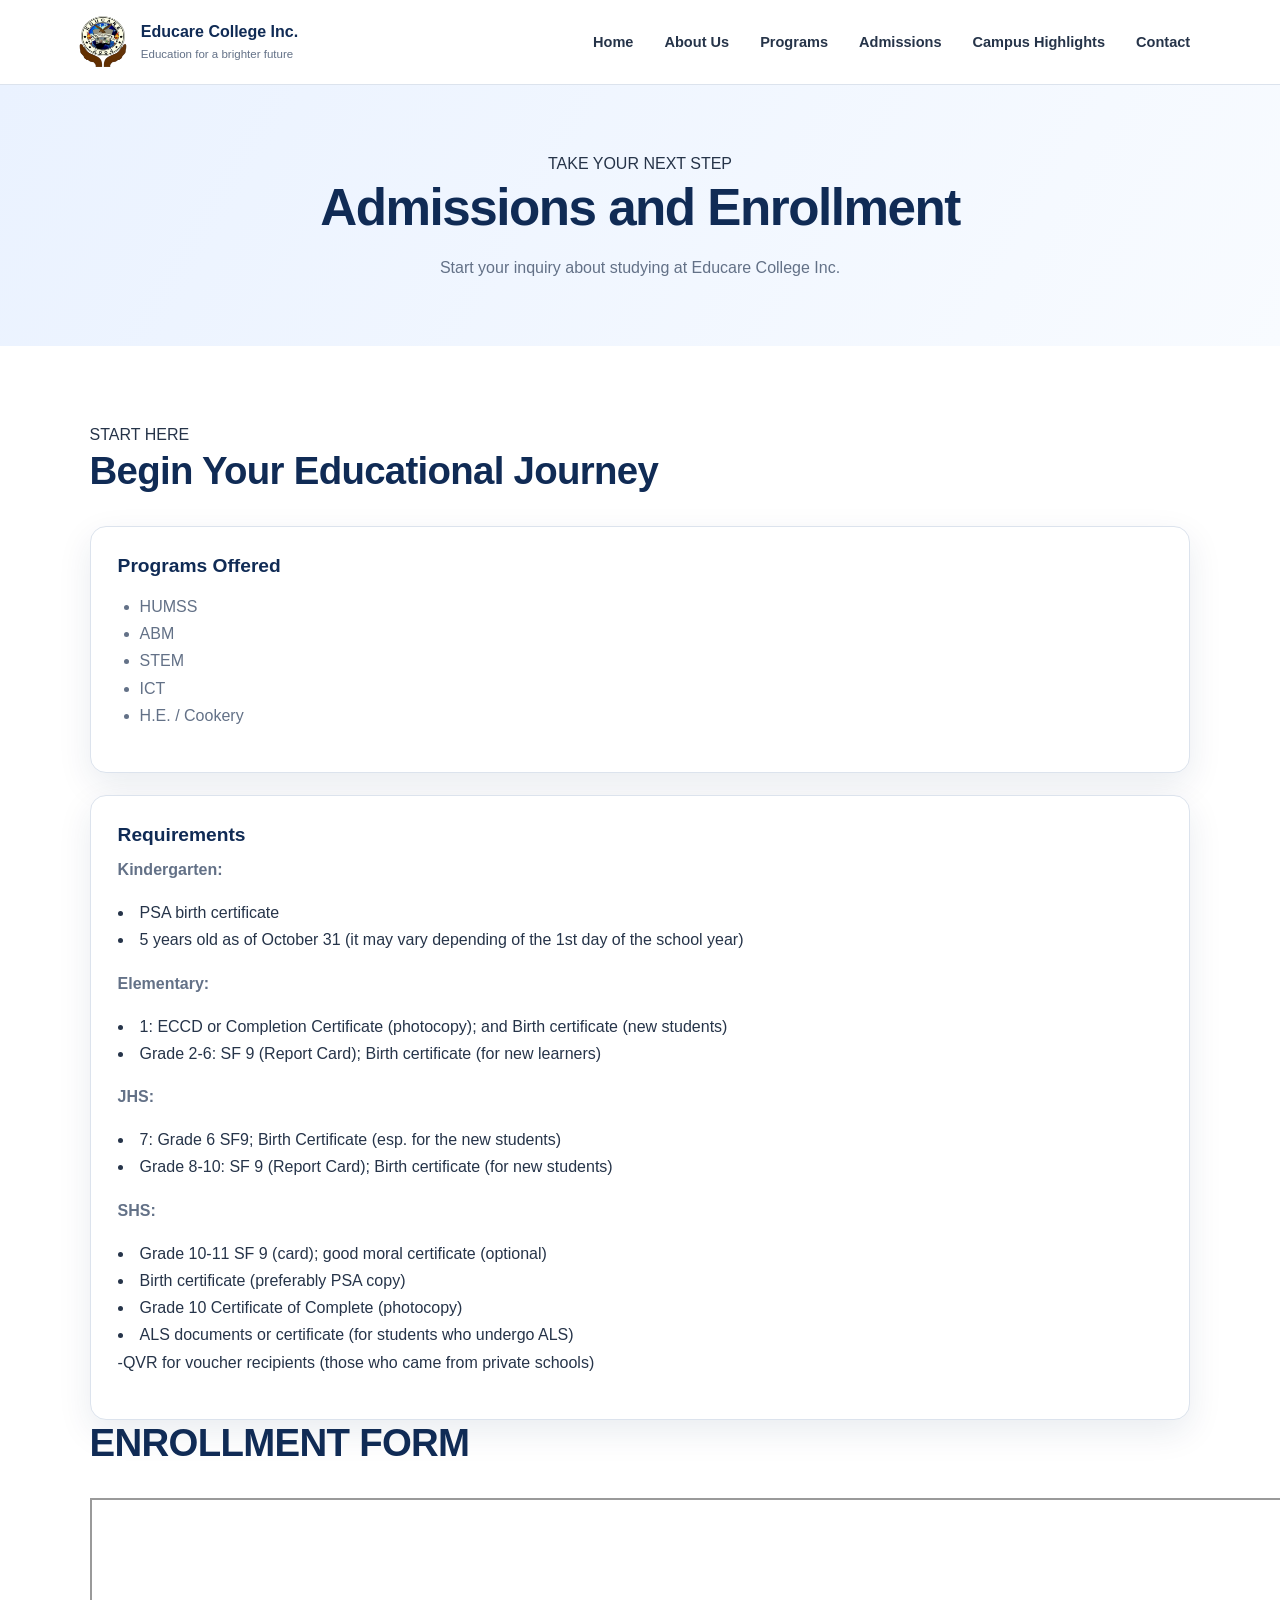
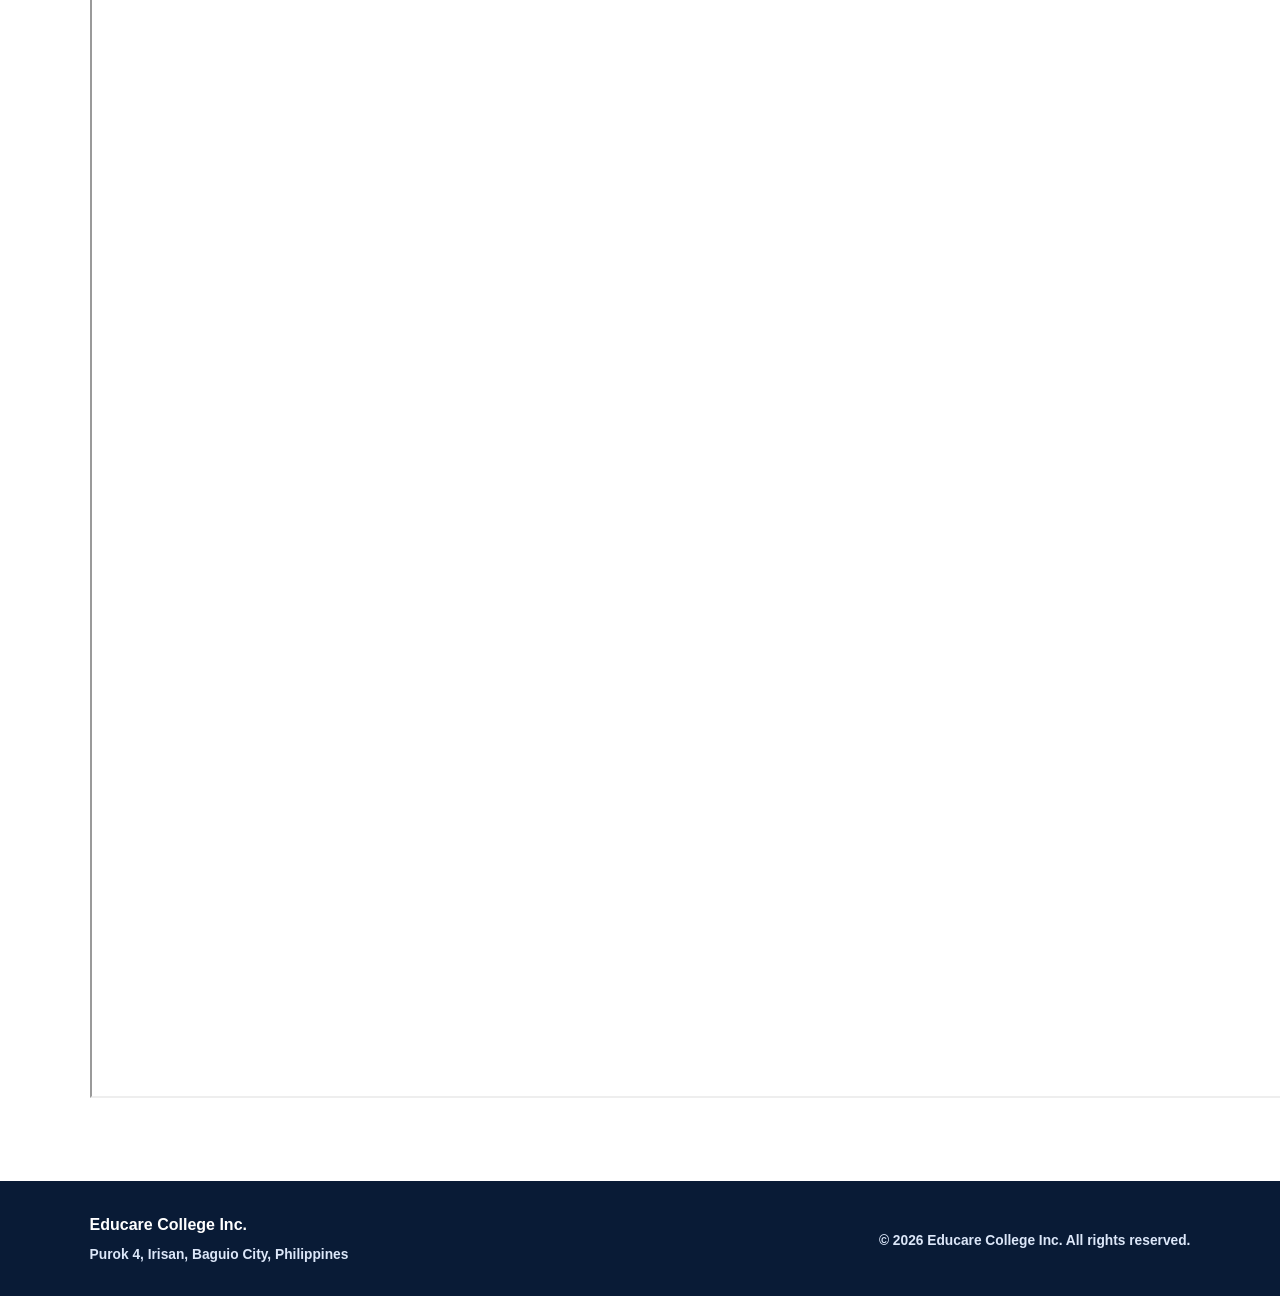
<file: admissions.html>
<!DOCTYPE html>
<html lang="en">
<head>
    <meta charset="UTF-8">
    <meta name="viewport" content="width=device-width, initial-scale=1.0">
    <title>Campus Highlights | Educare College Inc.</title>
    <link rel="stylesheet" href="style.css">
</head>
<body>

<header class="site-header">
    <a class="brand" href="index.html">
        <img src="eci logo.png" style="width: 52px; height: 52px;" alt="Educare College Inc. Logo">
        <span>Educare College Inc.
            <small>Education for a brighter future</small>
        </span>
    </a>

    <nav class="navbar" aria-label="Main navigation">
        <a href="index.html">Home</a>
        <a href="about.html">About Us</a>
        <a href="programs.html">Programs</a>
        <a href="admissions.html">Admissions</a>
        <a href="highlights.html">Campus Highlights</a>
        <a href="contact.html">Contact</a>
    </nav>
</header>
<main>
    <section class="page-banner">
        <span class="eyebrow">TAKE YOUR NEXT STEP</span>
        <h1>Admissions and Enrollment</h1>
        <p>Start your inquiry about studying at Educare College Inc.</p>
    </section>

    <section class="section admissions-layout">
        <div class="admissions-info">
            <span class="eyebrow">START HERE</span>
            <h2>Begin Your Educational Journey</h2>

            <div class="content-card">
                <h3>Programs Offered</h3>
                <ul class="styled-list">
                    <li>HUMSS</li>
                    <li>ABM</li>
                    <li>STEM</li>
                    <li>ICT</li>
                    <li>H.E. / Cookery</li>
                </ul>
            </div>

            <div class="content-card">
                <h3>Requirements</h3>
                <p><b>
                   Kindergarten:</b></p>
	<p><li> PSA birth certificate</li>
	<li>5 years old as of October 31 (it may vary depending of the 1st day of the school year)</p></li>
	<p><b>Elementary:</b></p>
	<p><li> 1: ECCD or Completion Certificate (photocopy); and Birth certificate (new students)<br>
	<li>Grade 2-6: SF 9 (Report Card); Birth certificate (for new learners)</p></li>
	<p><b>JHS:</b></p>
	<p><li> 7: Grade 6 SF9; Birth Certificate (esp. for the new students)<br></li>
	<li>Grade 8-10: SF 9 (Report Card); Birth certificate (for new students)</li>
    </p><p><b>SHS:</b></p>
	<p><li>Grade 10-11 SF 9 (card); good moral certificate (optional) <br>
	<li>Birth certificate (preferably PSA copy)<br>
	<li>Grade 10 Certificate of Complete (photocopy)<br>
	<li>ALS documents or certificate (for students who undergo ALS)<br>
	-QVR for voucher recipients (those who came from private schools)
                </p>
            </div>
        </div>
        <div>

            <h2><b>ENROLLMENT FORM</h2>
            <iframe src="https://christzahbellelaruan-prog.github.io/enrollmentform/" style="width:1200px;height: 1200px;"></iframe>
</div>
    </div>
    </section>
</main>

<footer class="site-footer">
    <div>
        <strong>Educare College Inc.</strong>
        <p>Purok 4, Irisan, Baguio City, Philippines</p>
    </div>
    <p>© 2026 Educare College Inc. All rights reserved.</p>
</footer>

</body>
</html>
</file>
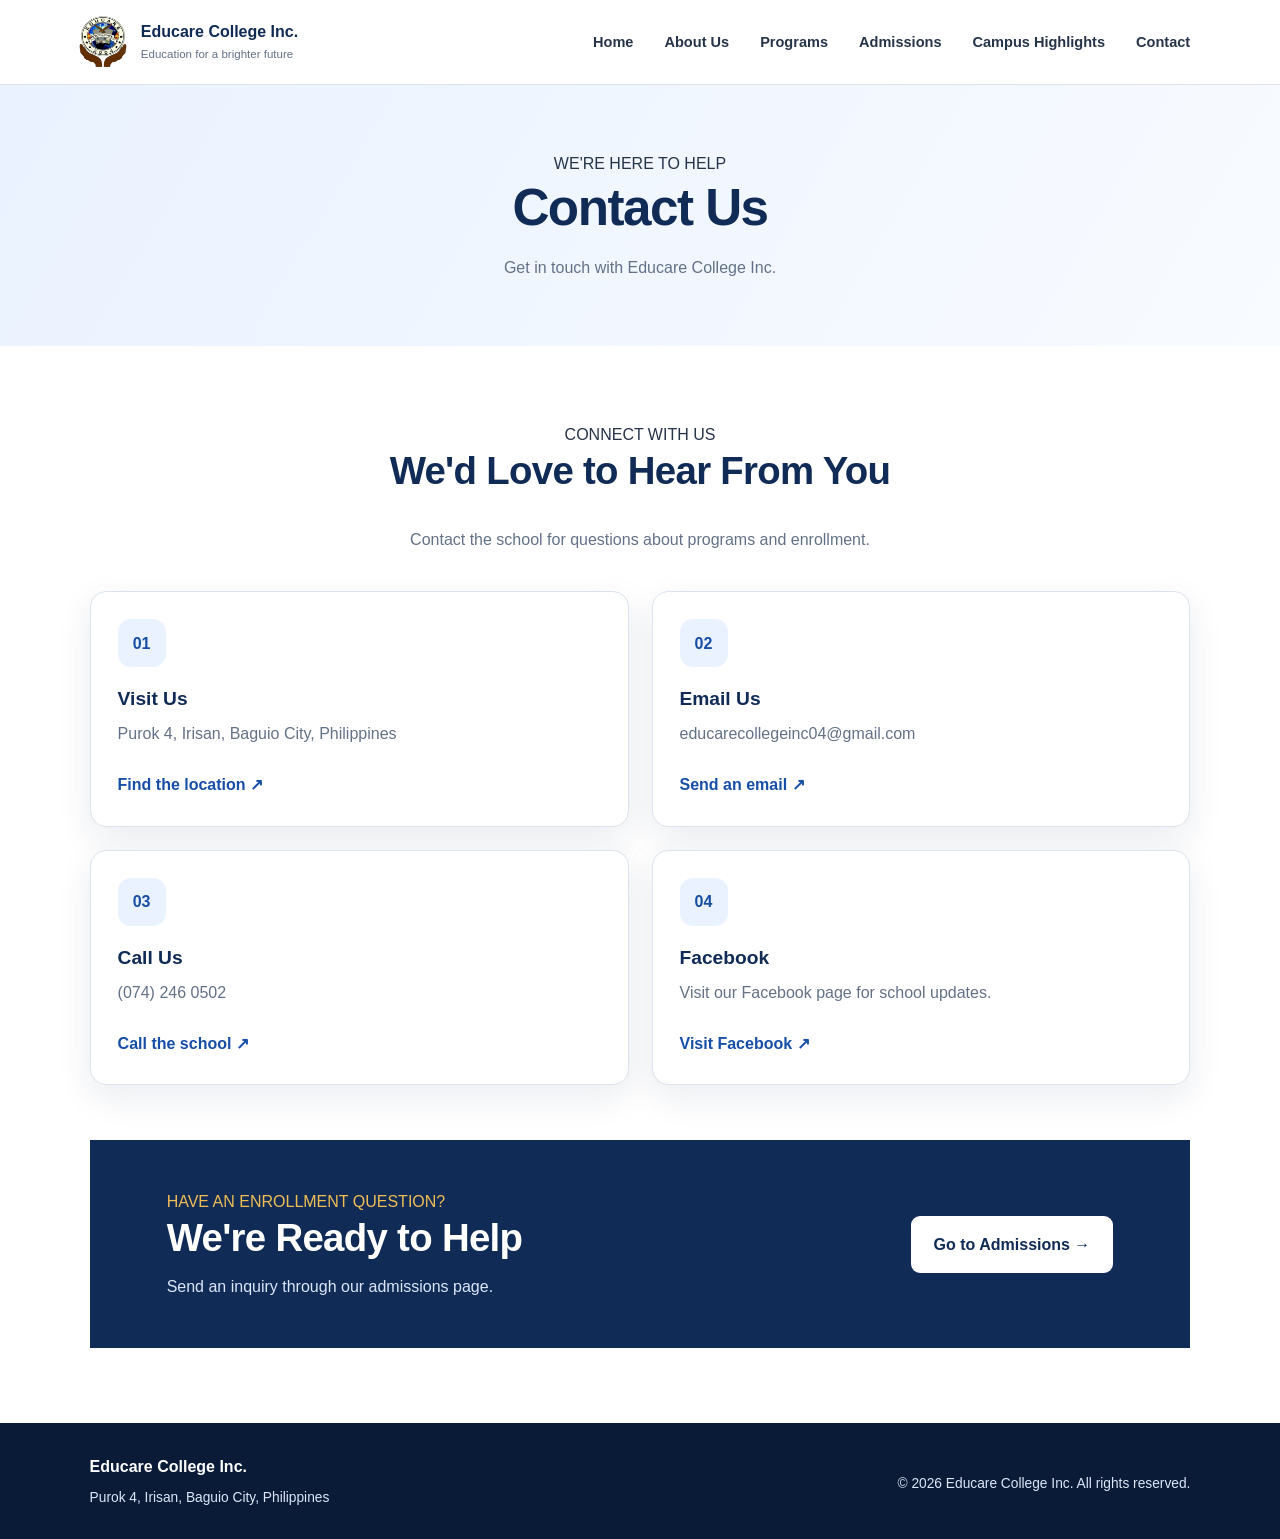
<file: contact.html>
<!DOCTYPE html>
<html lang="en">
<head>
    <meta charset="UTF-8">
    <meta name="viewport" content="width=device-width, initial-scale=1.0">
    <title>Campus Highlights | Educare College Inc.</title>
    <link rel="stylesheet" href="style.css">
</head>
<body>

<header class="site-header">
    <a class="brand" href="index.html">
        <img src="eci logo.png" style="width: 52px; height: 52px;" alt="Educare College Inc. Logo">
        <span>Educare College Inc.
            <small>Education for a brighter future</small>
        </span>
    </a>

    <nav class="navbar" aria-label="Main navigation">
        <a href="index.html">Home</a>
        <a href="about.html">About Us</a>
        <a href="programs.html">Programs</a>
        <a href="admissions.html">Admissions</a>
        <a href="highlights.html">Campus Highlights</a>
        <a href="contact.html">Contact</a>
    </nav>
</header>

<main>
    <section class="page-banner">
        <span class="eyebrow">WE'RE HERE TO HELP</span>
        <h1>Contact Us</h1>
        <p>Get in touch with Educare College Inc.</p>
    </section>

    <section class="section">
        <div class="section-heading">
            <span class="eyebrow">CONNECT WITH US</span>
            <h2>We'd Love to Hear From You</h2>
            <p>Contact the school for questions about programs and enrollment.</p>
        </div>

        <div class="contact-grid">
            <article class="contact-card">
                <div class="feature-icon">01</div>
                <h3>Visit Us</h3>
                <p>Purok 4, Irisan, Baguio City, Philippines</p>
                <a href="https://www.google.com/maps/place/Educare+International+School/@16.4255277,120.5499831,17z/data=!3m1!4b1!4m6!3m5!1s0x3391a1f4a693fb4b:0xf5cf7047ee1df93b!8m2!3d16.4255277!4d120.5499831!16s%2Fg%2F1tmqcrdf?entry=ttu&g_ep=EgoyMDI2MTAwNy4wIKXMDSoASAFQAw%3D%3D"
                   target="_blank" rel="noopener noreferrer">
                    Find the location ↗
                </a>
            </article>

            <article class="contact-card">
                <div class="feature-icon">02</div>
                <h3>Email Us</h3>
                <p>educarecollegeinc04@gmail.com</p>
                <a href="mailto:educarecollegeinc04@gmail.com">
                    Send an email ↗
                </a>
            </article>

            <article class="contact-card">
                <div class="feature-icon">03</div>
                <h3>Call Us</h3>
                <p>(074) 246 0502</p>
                <a href="tel:0742460502">
                    Call the school ↗
                </a>
            </article>

            <article class="contact-card">
                <div class="feature-icon">04</div>
                <h3>Facebook</h3>
                <p>Visit our Facebook page for school updates.</p>
                <a href="https://www.facebook.com/Educare.Learning.School/directory_links"
                   target="_blank" rel="noopener noreferrer">
                    Visit Facebook ↗
                </a>
            </article>
        </div>

        <div class="cta-section contact-cta">
            <div>
                <span class="eyebrow">HAVE AN ENROLLMENT QUESTION?</span>
                <h2>We're Ready to Help</h2>
                <p>Send an inquiry through our admissions page.</p>
            </div>
            <a class="button button-light" href="admissions.html">Go to Admissions →</a>
        </div>
    </section>
</main>

<footer class="site-footer">
    <div>
        <strong>Educare College Inc.</strong>
        <p>Purok 4, Irisan, Baguio City, Philippines</p>
    </div>
    <p>© 2026 Educare College Inc. All rights reserved.</p>
</footer>

</body>
</html>
</file>
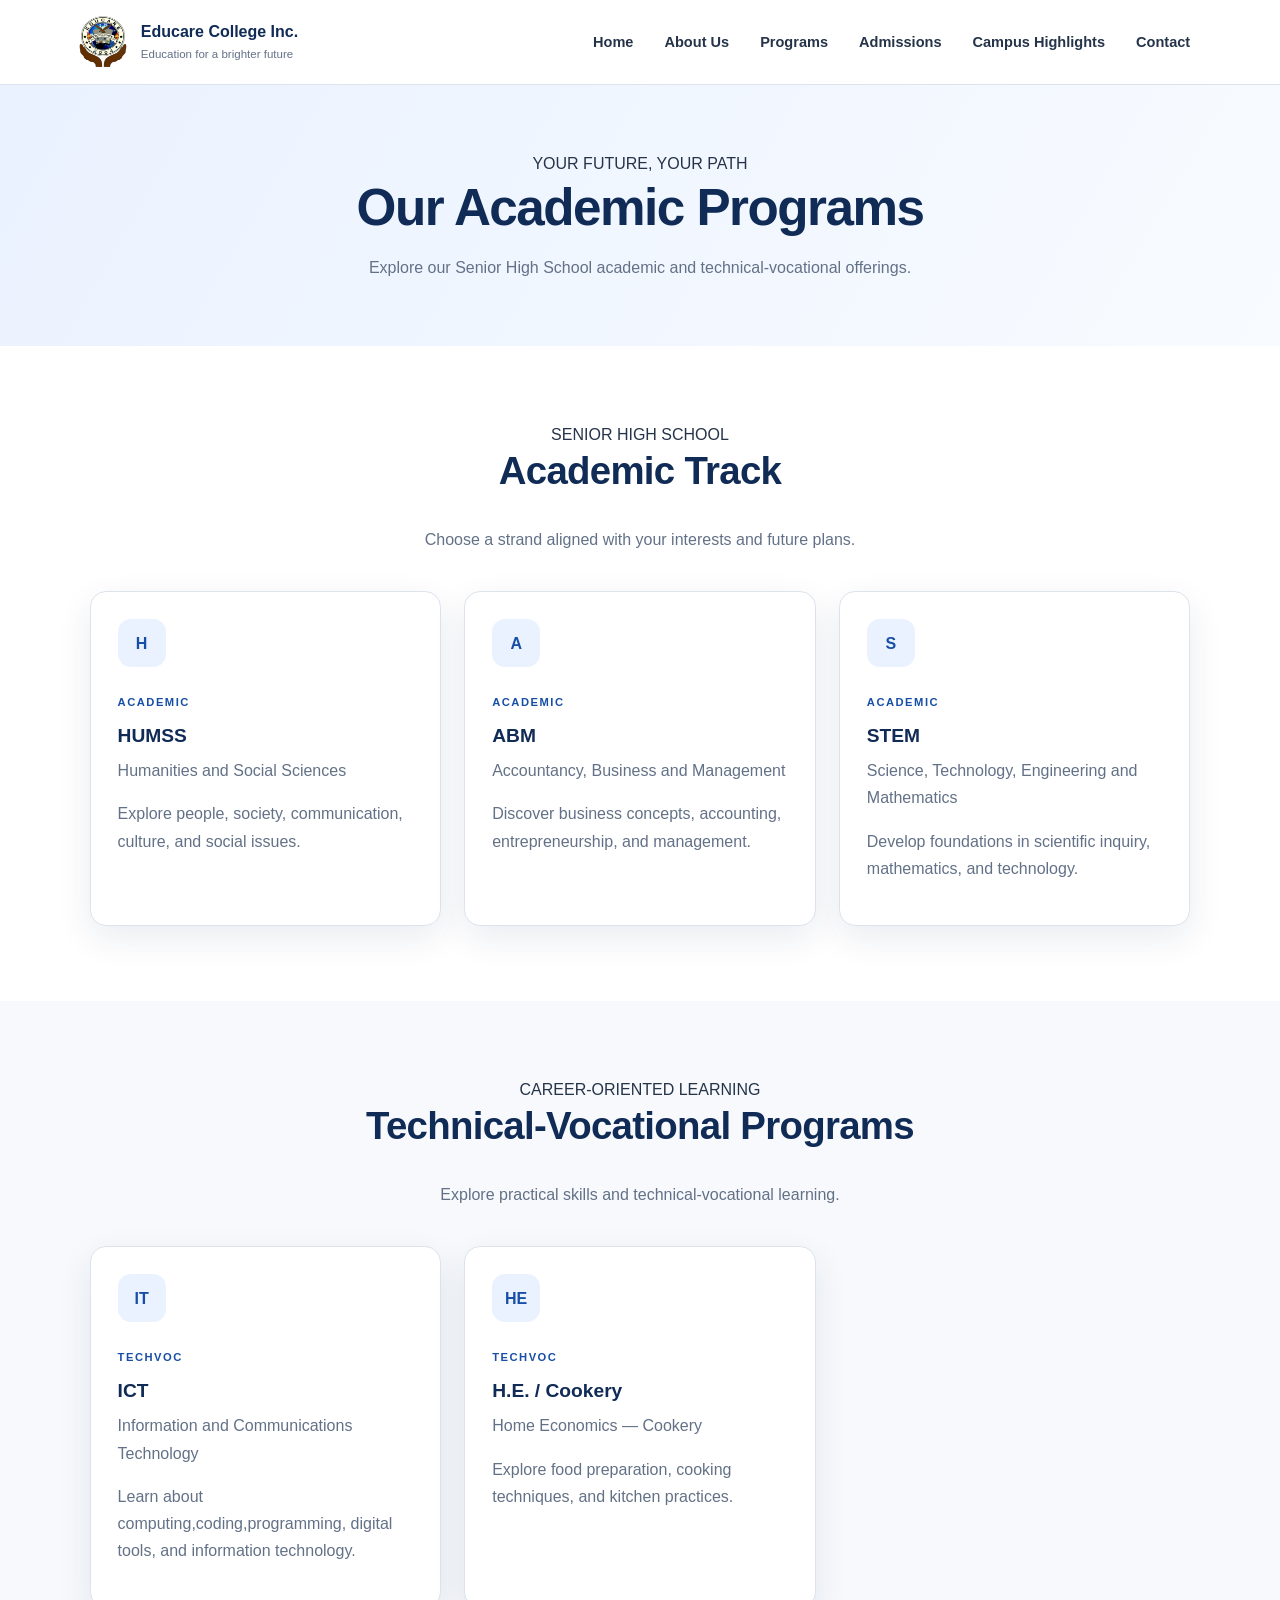
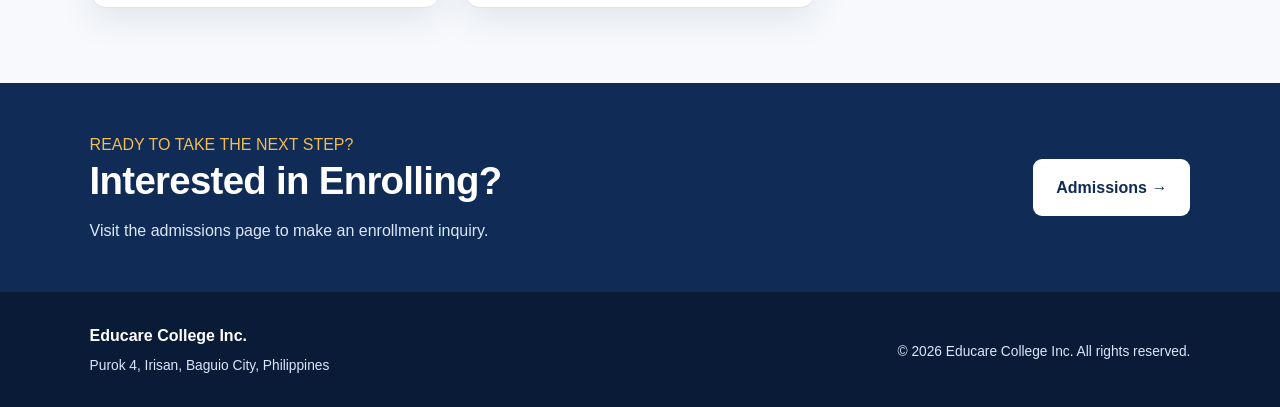
<file: programs.html>
<!DOCTYPE html>
<html lang="en">
<head>
    <meta charset="UTF-8">
    <meta name="viewport" content="width=device-width, initial-scale=1.0">
    <title>Campus Highlights | Educare College Inc.</title>
    <link rel="stylesheet" href="style.css">
</head>
<body>

<header class="site-header">
    <a class="brand" href="index.html">
        <img src="eci logo.png" style="width: 52px; height: 52px;" alt="Educare College Inc. Logo">
        <span>Educare College Inc.
            <small>Education for a brighter future</small>
        </span>
    </a>

    <nav class="navbar" aria-label="Main navigation">
        <a href="index.html">Home</a>
        <a href="about.html">About Us</a>
        <a href="programs.html">Programs</a>
        <a href="admissions.html">Admissions</a>
        <a href="highlights.html">Campus Highlights</a>
        <a href="contact.html">Contact</a>
    </nav>
</header>
    
<main>
    <section class="page-banner">
        <span class="eyebrow">YOUR FUTURE, YOUR PATH</span>
        <h1>Our Academic Programs</h1>
        <p>Explore our Senior High School academic and technical-vocational offerings.</p>
    </section>

    <section class="section">
        <div class="section-heading">
            <span class="eyebrow">SENIOR HIGH SCHOOL</span>
            <h2>Academic Track</h2>
            <p>Choose a strand aligned with your interests and future plans.</p>
        </div>

        <div class="program-grid">
            <article class="program-card">
                <div class="program-icon">H</div>
                <span class="program-tag">ACADEMIC</span>
                <h3>HUMSS</h3>
                <p>Humanities and Social Sciences</p>
                <p>Explore people, society, communication, culture, and social issues.</p>
            </article>

            <article class="program-card">
                <div class="program-icon">A</div>
                <span class="program-tag">ACADEMIC</span>
                <h3>ABM</h3>
                <p>Accountancy, Business and Management</p>
                <p>Discover business concepts, accounting, entrepreneurship, and management.</p>
            </article>

            <article class="program-card">
                <div class="program-icon">S</div>
                <span class="program-tag">ACADEMIC</span>
                <h3>STEM</h3>
                <p>Science, Technology, Engineering and Mathematics</p>
                <p>Develop foundations in scientific inquiry, mathematics, and technology.</p>
            </article>
        </div>
    </section>

    <section class="section soft-section">
        <div class="section-heading">
            <span class="eyebrow">CAREER-ORIENTED LEARNING</span>
            <h2>Technical-Vocational Programs</h2>
            <p>Explore practical skills and technical-vocational learning.</p>
        </div>

        <div class="program-grid">
            <article class="program-card">
                <div class="program-icon">IT</div>
                <span class="program-tag">TECHVOC</span>
                <h3>ICT</h3>
                <p>Information and Communications Technology</p>
                <p>Learn about computing,coding,programming, digital tools, and information technology.</p>
            </article>

            <article class="program-card">
                <div class="program-icon">HE</div>
                <span class="program-tag">TECHVOC</span>
                <h3>H.E. / Cookery</h3>
                <p>Home Economics — Cookery</p>
                <p>Explore food preparation, cooking techniques, and kitchen practices.</p>
            </article>
        </div>
    </section>

    <section class="cta-section">
        <div>
            <span class="eyebrow">READY TO TAKE THE NEXT STEP?</span>
            <h2>Interested in Enrolling?</h2>
            <p>Visit the admissions page to make an enrollment inquiry.</p>
        </div>
        <a class="button button-light" href="admissions.html">Admissions →</a>
    </section>
</main>

<footer class="site-footer">
    <div>
        <strong>Educare College Inc.</strong>
        <p>Purok 4, Irisan, Baguio City, Philippines</p>
    </div>
    <p>© 2026 Educare College Inc. All rights reserved.</p>
</footer>

</body>
</html>
</file>
<file: style.css>
/* =========================================
   EDUCARE COLLEGE INC.
   Shared website stylesheet
   ========================================= */

:root {
    --navy: #102b55;
    --blue: #174ea6;
    --blue-light: #eaf2ff;
    --sky: #dceaff;
    --white: #ffffff;
    --background: #f7f9fc;
    --text: #263449;
    --muted: #637187;
    --border: #dce3ed;
    --accent: #f0bd55;
    --shadow: 0 12px 35px rgba(16, 43, 85, 0.09);
}

* {
    box-sizing: border-box;
}

html {
    scroll-behavior: smooth;
}

body {
    margin: 0;
    font-family: Arial, Helvetica, sans-serif;
    background: var(--white);
    color: var(--text);
    line-height: 1.7;
}

img {
    max-width: 100%;
    display: block;
}

a {
    color: var(--blue);
    text-decoration: none;
}

a:hover {
    color: var(--navy);
}

a:focus-visible,
button:focus-visible,
input:focus-visible,
select:focus-visible,
textarea:focus-visible {
    outline: 3px solid var(--accent);
    outline-offset: 3px;
}

h1, h2, h3 {
    color: var(--navy);
    line-height: 1.2;
    margin-top: 0;
}

h1 {
    font-size: clamp(2.4rem, 5vw, 4.4rem);
    letter-spacing: -1.5px;
}

h2 {
    font-size: clamp(1.8rem, 3vw, 2.7rem);
    letter-spacing: -0.7px;
}

p {
    margin-top: 0;
}

.site-header {
    display: flex;
    align-items: center;
    justify-content: space-between;
    gap: 24px;
    padding: 16px 6%;
    background: var(--white);
    border-bottom: 1px solid var(--border);
    position: relative;
    z-index: 2;
}

.brand {
    display: flex;
    align-items: center;
    gap: 12px;
    color: var(--navy);
    font-size: 1rem;
    font-weight: 800;
    line-height: 1.3;
}

.brand small {
    display: block;
    margin-top: 4px;
    color: var(--muted);
    font-size: 0.72rem;
    font-weight: 400;
}


.navbar {
    display: flex;
    align-items: center;
    justify-content: flex-end;
    gap: 5px;
    flex-wrap: wrap;
}

.navbar a {
    padding: 10px 13px;
    border-radius: 9px;
    color: var(--text);
    font-size: 0.91rem;
    font-weight: 700;
    transition: background 0.2s, color 0.2s;
}

.navbar a:hover,
.navbar a.active {
    background: var(--blue-light);
    color: var(--blue);
}

.hero {
    min-height: 510px;
    padding: 70px 7%;
    display: grid;
    grid-template-columns: 1.1fr 0.9fr;
    align-items: center;
    gap: 40px;
    overflow: hidden;
    background: linear-gradient(120deg, var(--navy), var(--blue));
    color: var(--white);
}

.hero h1,
.hero h2 {
    color: var(--white);
}

.hero p {
    max-width: 560px;
    color: #e1eaff;
    font-size: 1.08rem;}

.hero .eyebrow,
.cta-section .eyebrow {
    color: var(--accent);
}

.hero-buttons {
    display: flex;
    flex-wrap: wrap;
    gap: 12px;
    margin-top: 28px;
}

.button {
    display: inline-flex;
    align-items: center;
    justify-content: center;
    padding: 13px 21px;
    border: 2px solid transparent;
    border-radius: 9px;
    font: inherit;
    font-weight: 700;
    text-align: center;
    cursor: pointer;
    transition: transform 0.2s, background 0.2s;
}

.button:hover {
    transform: translateY(-2px);
}

.button-light {
    background: var(--white);
    color: var(--navy);
}

.button-light:hover {
    background: var(--sky);
    color: var(--navy);
}

.button-outline {
    border-color: rgba(255, 255, 255, 0.7);
    color: var(--white);
}

.button-outline:hover {
    background: rgba(255, 255, 255, 0.12);
    color: var(--white);
}

.button-primary {
    width: 100%;
    background: var(--blue);
    color: var(--white);
}

.button-primary:hover {
    background: var(--navy);
    color: var(--white);
}

/* CSS school illustration */

.hero-art {
    min-height: 340px;
    position: relative;
    display: flex;
    align-items: flex-end;
    justify-content: center;
    overflow: hidden;
    border-radius: 25px;
    background: linear-gradient(#b8d7ff, #edf5ff);
}

.art-sun {
    position: absolute;
    width: 90px;
    height: 90px;
    right: 12%;
    top: 12%;
    border-radius: 50%;
    background: var(--accent);
}

.art-building {
    position: relative;
    z-index: 1;
    width: 70%;
    height: 220px;
    margin-bottom: 26px;
    padding: 20px 12px 0;
    background: #ffffff;
    border: 4px solid #b5c9e6;
    box-shadow: 12px 12px 0 rgba(16, 43, 85, 0.12);
    text-align: center;
}

.art-roof {
    position: absolute;
    left: -9%;
    right: -9%;
    top: -30px;
    height: 32px;
    background: var(--navy);
    clip-path: polygon(10% 0, 90% 0, 100% 100%, 0 100%);
}

.art-sign {
    margin: 4px auto 16px;
    padding: 5px;
    max-width: 170px;
    background: var(--blue);
    color: var(--white);
    font-size: 0.75rem;
    font-weight: 800;
    letter-spacing: 2px;
}

.art-windows {
    display: grid;
    grid-template-columns: repeat(3, 1fr);
    gap: 10px;
}

.art-windows span {
    height: 38px;
    background: #a9d1ff;
    border: 3px solid var(--navy);
}

.art-door {
    width: 45px;
    height: 56px;
    margin: 10px auto 0;
    background: var(--navy);
    border-radius: 8px 8px 0 0;
}

.art-ground {
    position: absolute;
    bottom: 0;
    width: 100%;
    height: 45px;
    background: #a7d5ad;
}

.section {
    padding: 75px 7%;
}

.soft-section {
    background: var(--background);
}

.section-heading {
    max-width: 720px;
    margin: 0 auto 38px;
    text-align: center;
}

.section-heading p {
    color: var(--muted);
}

.feature-grid,
.program-grid,
.contact-grid,
.three-column {
    display: grid;
    grid-template-columns: repeat(3, minmax(0, 1fr));
    gap: 23px;
}

.feature-card,
.program-card,
.content-card,
.contact-card,
.person-card {
    padding: 27px;
    border: 1px solid var(--border);
    border-radius: 16px;
    background: var(--white);
    box-shadow: var(--shadow);
}

.feature-icon,
.program-icon {
    width: 48px;
    height: 48px;
    display: grid;
    place-items: center;
    margin-bottom: 20px;
    border-radius: 13px;
    background: var(--blue-light);
    color: var(--blue);
    font-weight: 800;
}

.feature-card h3,
.program-card h3,
.content-card h3,
.contact-card h3,
.person-card h3 {
    margin-bottom: 10px;
    font-size: 1.2rem;
}

.feature-card p,
.program-card p,
.content-card p,
.contact-card p,
.person-card p {
    color: var(--muted);
}

.video-section {
    padding: 75px 7%;
    background: var(--blue-light);
}

.video-frame {
    width: min(100%, 900px);
    margin: auto;
    overflow: hidden;
    border: 7px solid var(--white);
    border-radius: 18px;
    background: #000;
    box-shadow: var(--shadow);
    aspect-ratio: 16 / 9;
}

.video-frame iframe {
    width: 100%;
    height: 100%;
    border: 0;
}

.cta-section {
    display: flex;
    align-items: center;
    justify-content: space-between;
    gap: 25px;
    padding: 48px 7%;
    background: var(--navy);
    color: var(--white);
}

.cta-section h2 {
    color: var(--white);
    margin-bottom: 12px;
}

.cta-section p {
    margin-bottom: 0;
    color: #dce7f9;
}

.cta-section .button {
    flex-shrink: 0;
}

.page-banner {
    padding: 65px 7%;
    text-align: center;
    background: linear-gradient(120deg, var(--blue-light), #f8fbff);
}

.page-banner h1 {
    margin-bottom: 15px;
    font-size: clamp(2.2rem, 4vw, 3.5rem);
}

.page-banner p {
    max-width: 680px;
    margin: auto;
    color: var(--muted);
}

.notice {
    padding: 13px 15px;
    border-left: 4px solid var(--accent);
    background: #fff8e8;
    color: #65532b !important;
    font-size: 0.9rem;
}

.program-grid {
    grid-template-columns: repeat(3, minmax(0, 1fr));
}

.program-tag {
    display: inline-block;
    margin-bottom: 12px;
    color: var(--blue);
    font-size: 0.7rem;
    font-weight: 800;
    letter-spacing: 1.5px;
}

.program-card {
    transition: transform 0.2s, box-shadow 0.2s;
}

.program-card:hover {
    transform: translateY(-4px);
    box-shadow: 0 18px 38px rgba(16, 43, 85, 0.14);
}

.styled-list {
    padding-left: 22px;
    color: var(--muted);
}

.person-card {
    text-align: center;
}

.person-avatar {
    width: 75px;
    height: 75px;
    display: grid;
    place-items: center;
    margin: 0 auto 20px;
    border-radius: 50%;
    background: var(--blue-light);
    color: var(--blue);
    font-size: 1.4rem;
    font-weight: 800;
}

/* Organizational chart */

.org-chart {
    max-width: 900px;
    margin: auto;
    text-align: center;
}

.org-node {
    min-width: 170px;
    padding: 16px 20px;
    border: 2px solid #b9cff0;
    border-radius: 12px;
    background: var(--white);
    color: var(--navy);
    font-weight: 700;
    box-shadow: var(--shadow);
}

.org-top {
    display: inline-block;
    background: var(--blue-light);
}

.org-director {
     display: inline-block;
    background: var(--blue-light);
}

.org-line {
    width: 2px;
    height: 30px;
    margin: auto;
    background: #9ab5de;
}

.org-branches {
    display: grid;
    grid-template-columns: repeat(3, minmax(0, 1fr));
    gap: 18px;
    position: relative;
}

.gallery-grid {
    display: grid;
    grid-template-columns: repeat(3, minmax(0, 1fr));
    gap: 20px;
}

.gallery-placeholder {
    min-height: 200px;
    display: grid;
    place-items: center;
    padding: 20px;
    border: 2px dashed #9ab5de;
    border-radius: 15px;
    background: linear-gradient(135deg, var(--blue-light), #ffffff);
    color: var(--blue);
    font-weight: 700;
    text-align: center;
}

/* Admissions form */


.admissions-info > p {
    color: var(--muted);
}

.admissions-info .content-card {
    margin-top: 22px;
}

.form-card {
    padding: 32px;
    border: 1px solid var(--border);
    border-radius: 18px;
    background: var(--white);
    box-shadow: var(--shadow);
}

.form-card h2 {
    font-size: 2rem;
}

.form-card > p {
    color: var(--muted);
}

.form-card form {
    display: grid;
    gap: 10px;
}

.form-card label {
    margin-top: 9px;
    color: var(--navy);
    font-size: 0.91rem;
    font-weight: 700;
}

.form-card input:not([type="checkbox"]),
.form-card select,
.form-card textarea {
    width: 100%;
    padding: 13px 14px;
    border: 1px solid #cbd5e1;
    border-radius: 8px;
    background: #fff;
    color: var(--text);
    font: inherit;
}

.form-card input:focus,
.form-card select:focus,
.form-card textarea:focus {
    border-color: var(--blue);
}

.form-card textarea {
    resize: vertical;
}

.form-card .consent-label {
    display: flex;
    align-items: flex-start;
    gap: 10px;
    font-weight: 400;
    color: var(--muted);
}

.consent-label input {
    margin-top: 6px;
    flex-shrink: 0;
}

.form-note {
    margin-top: 10px;
    font-size: 0.82rem;
    color: var(--muted);
}

.contact-grid {
    grid-template-columns: repeat(2, minmax(0, 1fr));
}

.contact-card a {
    display: inline-block;
    margin-top: 8px;
    font-weight: 700;
}

.contact-cta {
    margin-top: 55px;
}

/* Footer */

.site-footer {
    display: flex;
    justify-content: space-between;
    align-items: center;
    gap: 25px;
    padding: 30px 7%;
    background: #091b36;
    color: #dce7f9;
}

.site-footer strong {
    color: var(--white);
}

.site-footer p {
    margin: 5px 0 0;
    font-size: 0.86rem;
}

.site-footer > p {
    text-align: right;
}

/* Responsive layouts */

@media (max-width: 1000px) {
    .site-header {
        flex-direction: column;
        align-items: flex-start;
    }

    .navbar {
        justify-content: flex-start;
        width: 100%;
    }

    .hero {
        grid-template-columns: 1fr;
    }

    .hero-art {
        min-height: 290px;
    }

    .feature-grid,
    .program-grid {
        grid-template-columns: repeat(2, minmax(0, 1fr));
    }

    .admissions-layout {
        grid-template-columns: 1fr;
    }
}

@media (max-width: 600px) {
    .site-header {
        padding: 15px 5%;
    }

    .navbar {
        gap: 4px;
    }

    .navbar a {
        padding: 8px 10px;
        font-size: 0.84rem;
    }

    .hero {
        padding: 55px 6%;
    }

    .hero-art {
        min-height: 240px;
    }

    .art-building {
        height: 190px;
        width: 76%;
    }

    .section,
    .video-section {
        padding: 52px 6%;
    }

    .feature-grid,
    .program-grid,
    .thirteen-column,
    .contact-grid,
    .gallery-grid,
    .org-branches {
        grid-template-columns: 1fr;
    }

    .feature-card,
    .program-card,
    .content-card,
    .contact-card,
    .person-card {
        padding: 22px;
    }

    .cta-section {
        align-items: flex-start;
        flex-direction: column;
        padding: 40px 6%;
    }

    .form-card {
        padding: 22px;
    }

    .site-footer {
        flex-direction: column;
        align-items: flex-start;
        padding: 28px 6%;
    }

    .site-footer > p {
        text-align: left;
    }

    .org-node {
        width: 100%;
    }

.more-mission {
    display: none;
}

/* CAMPUS HIGHLIGHTS PAGE */

.highlights-banner {
    background: linear-gradient(120deg, #123c69, #3978b9);
    color: white;
    padding: 75px 8%;
    text-align: center;
}

.highlights-banner h1 {
    font-size: 38px;
    margin-bottom: 12px;
}

.highlights-banner p {
    font-size: 15px;
    line-height: 1.7;
}

.highlights-section {
    background: #f4f8fd;
    padding: 65px 8%;
}

.highlights-intro {
    text-align: center;
    max-width: 700px;
    margin: 0 auto 40px;
}

.highlights-intro h2 {
    color: #123c69;
    font-size: 30px;
    margin-bottom: 12px;
}

.highlights-intro p {
    color: #65758a;
    line-height: 1.8;
    font-size: 15px;
}

.activity-grid {
    display: grid;
    grid-template-columns: repeat(3, 1fr);
    gap: 25px;
    max-width: 1200px;
    margin: auto;
}

.activity-card {
    background: white;
    border-radius: 12px;
    overflow: hidden;
    box-shadow: 0 4px 15px rgba(0,0,0,0.07);
    transition: 0.3s ease;
}

.activity-card:hover {
    transform: translateY(-6px);
    box-shadow: 0 8px 20px rgba(0,0,0,0.12);
}

.activity-card img {
    width: 100%;
    height: 220px;
    object-fit: cover;
    display: block;
}

.activity-info {
    padding: 22px;
}

.activity-info span {
    color: #3978b9;
    font-size: 12px;
    font-weight: bold;
    text-transform: uppercase;
    letter-spacing: 1px;
}

.activity-info h3 {
    color: #123c69;
    font-size: 19px;
    margin: 12px 0;
}

.activity-info p {
    color: #68788a;
    font-size: 14px;
    line-height: 1.7;
}

/* RESPONSIVE */

@media (max-width: 900px) {
    .activity-grid {
        grid-template-columns: repeat(2, 1fr);
    }
}

@media (max-width: 600px) {
    .activity-grid {
        grid-template-columns: 1fr;
    }


}
}
</file>
